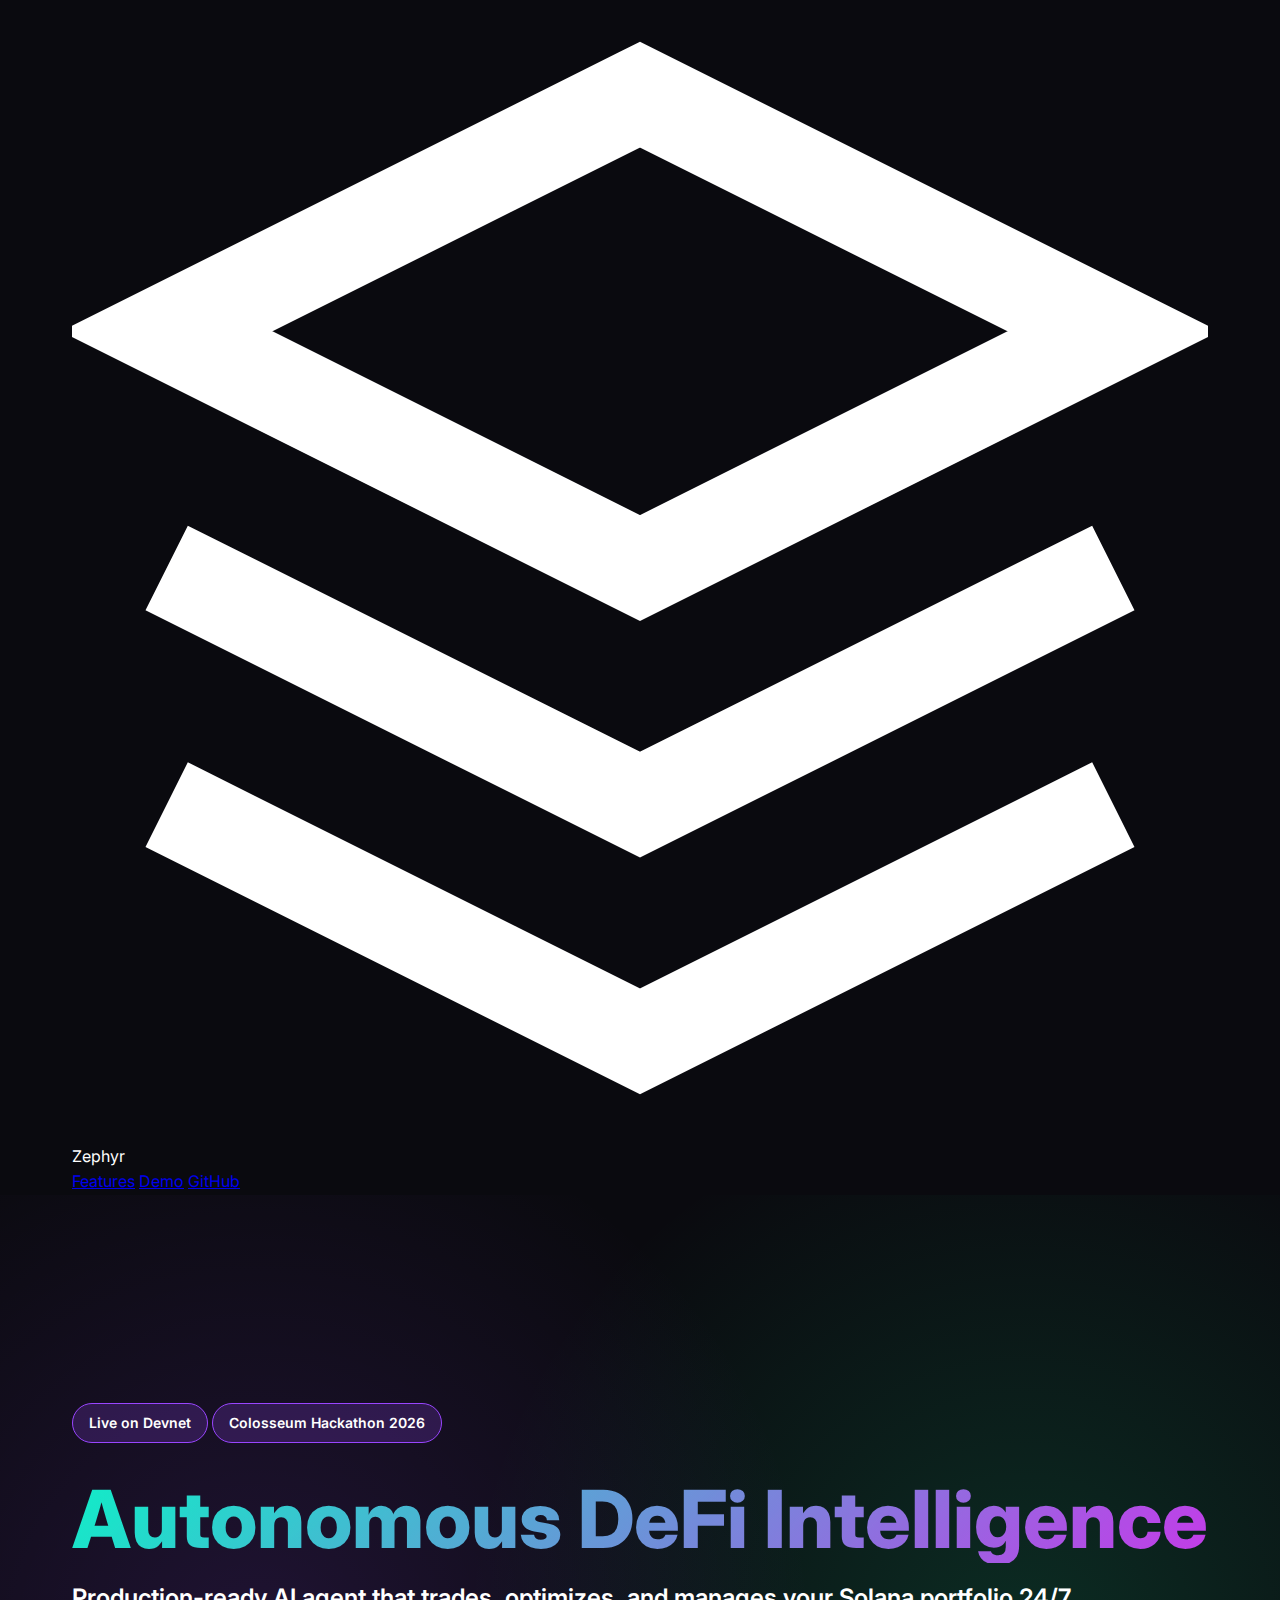
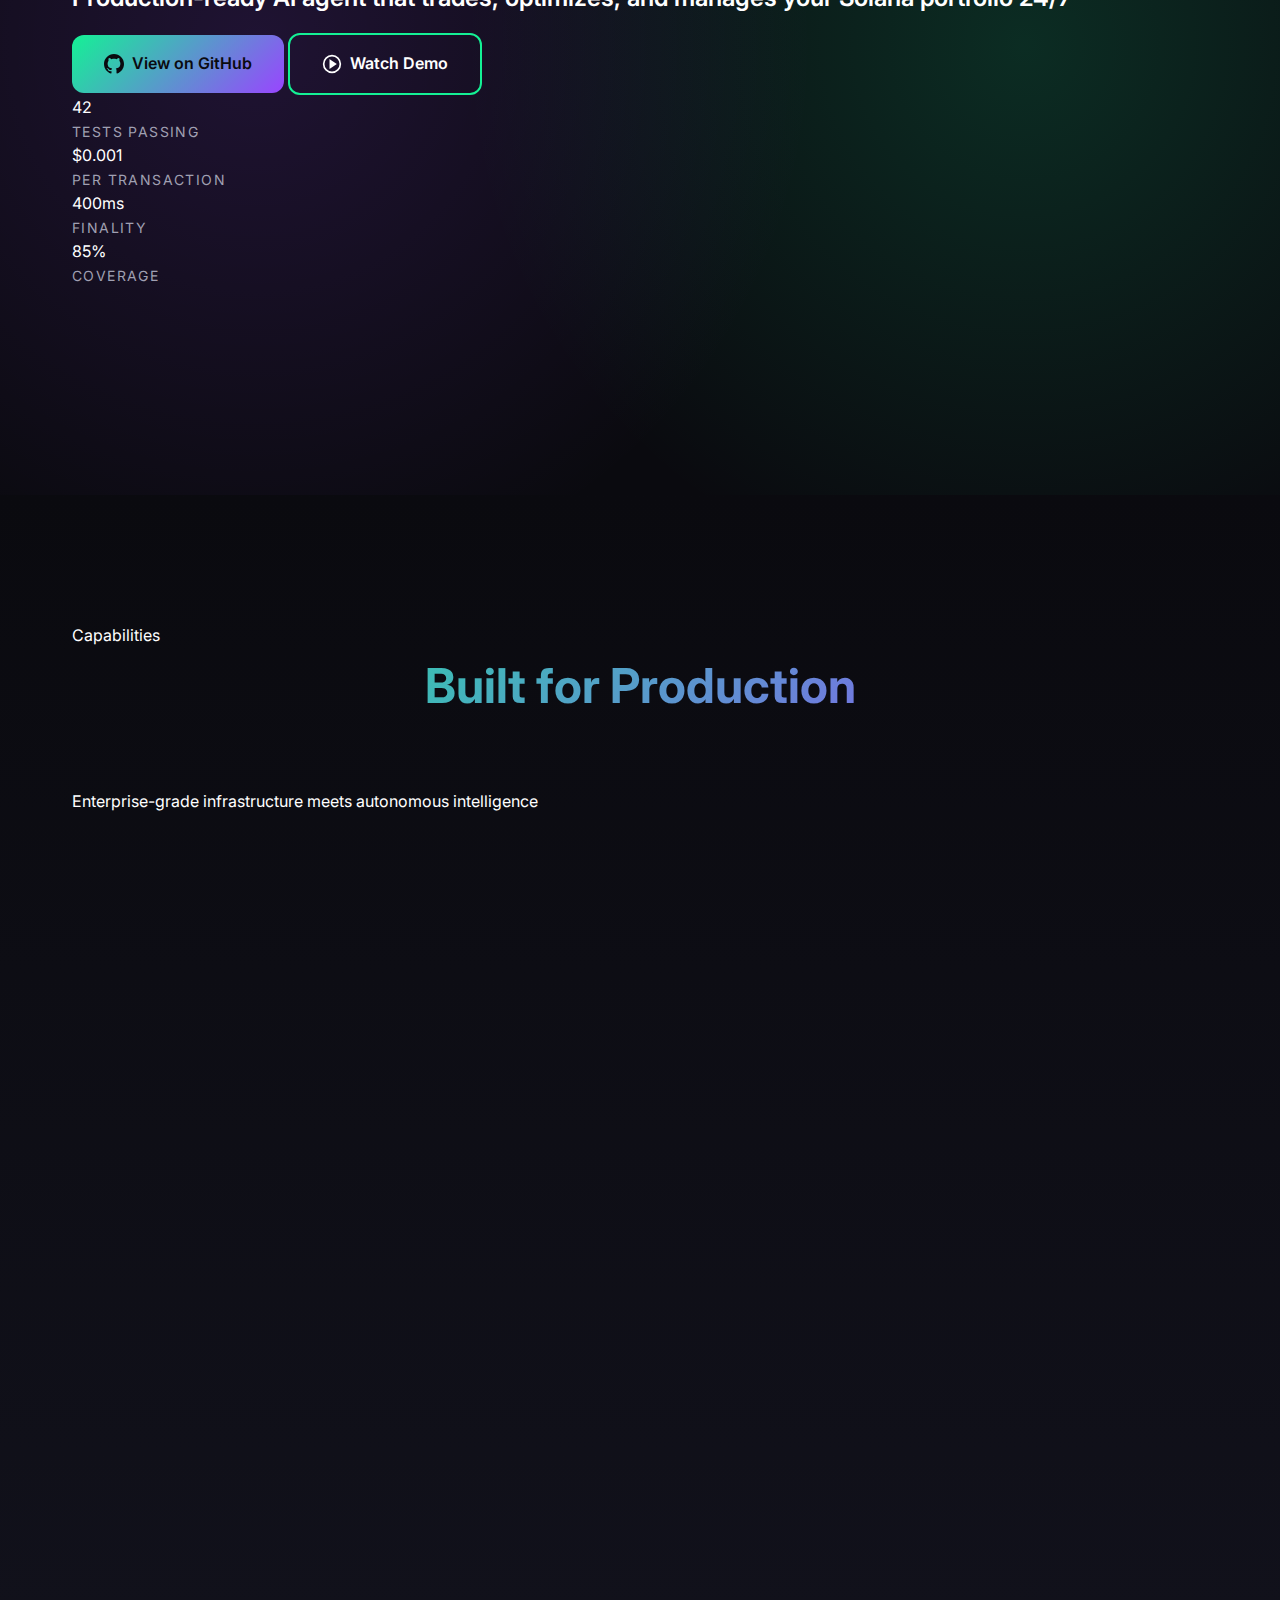
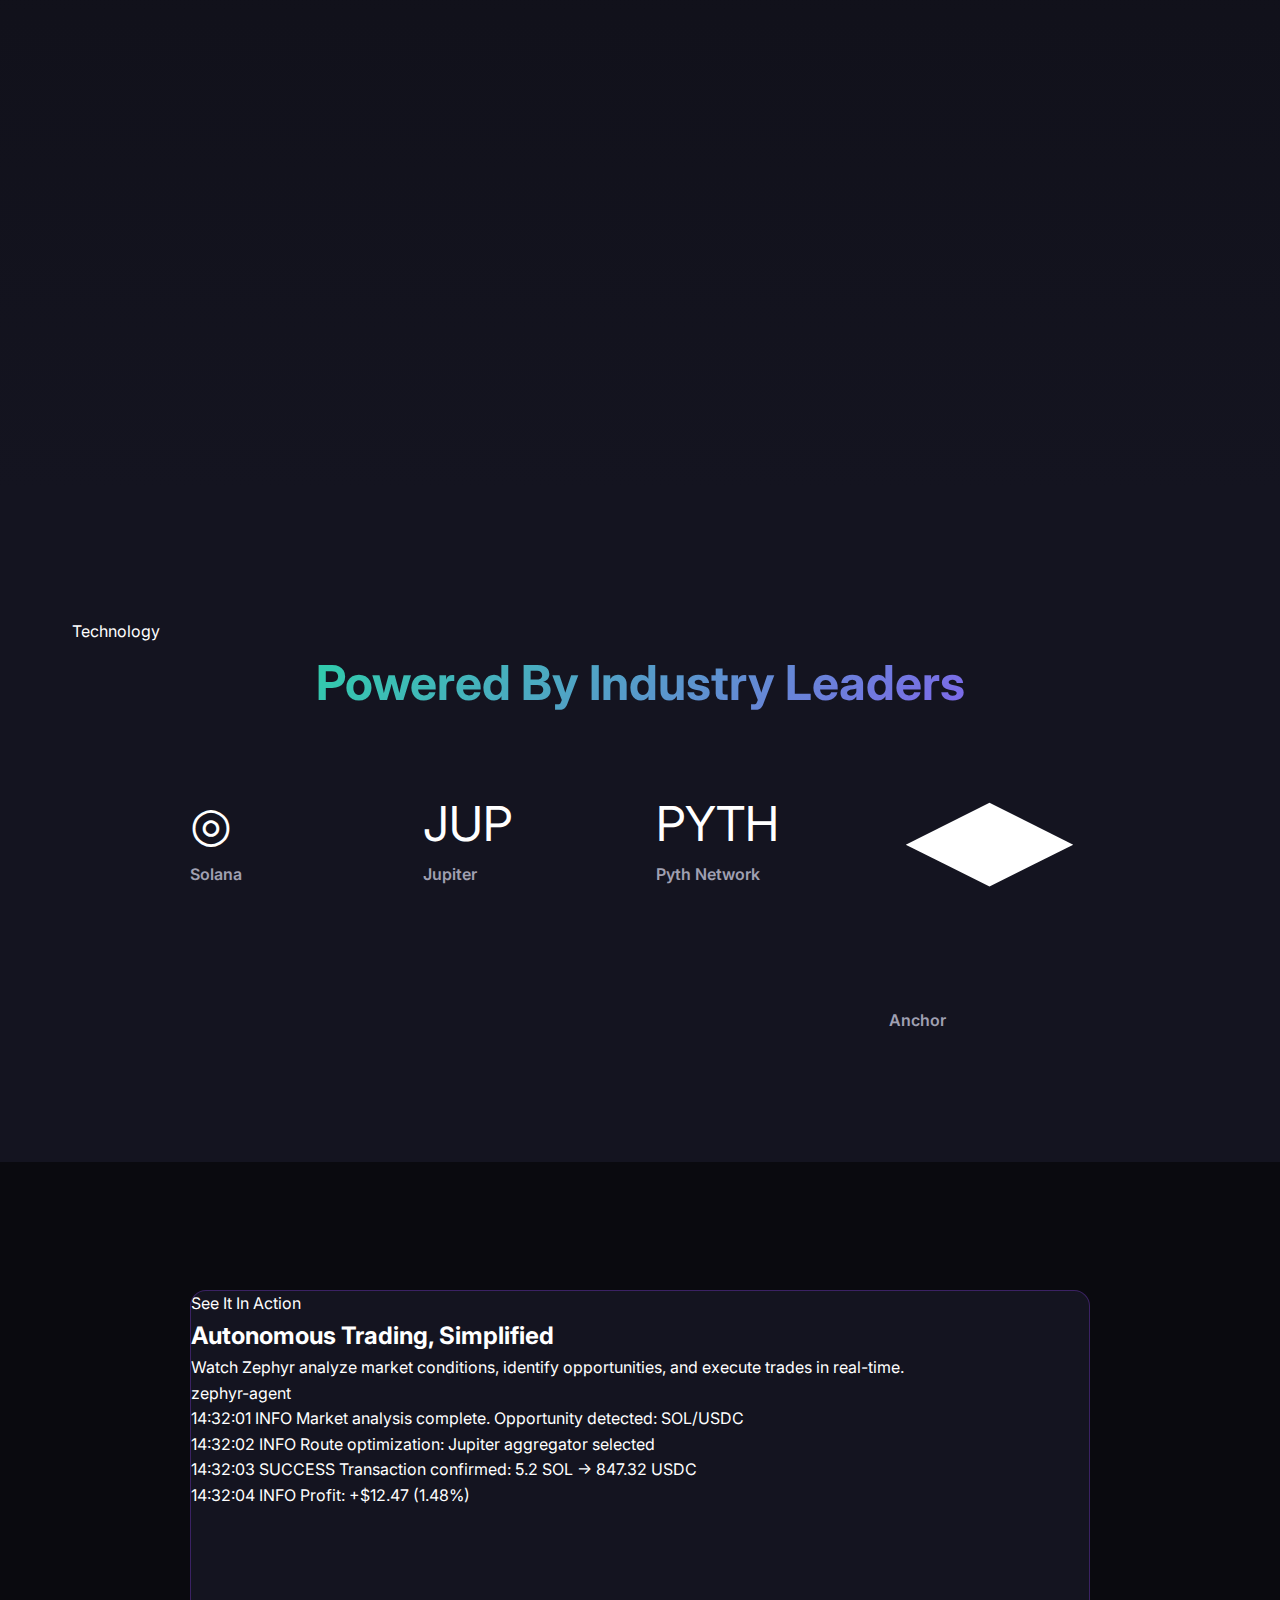
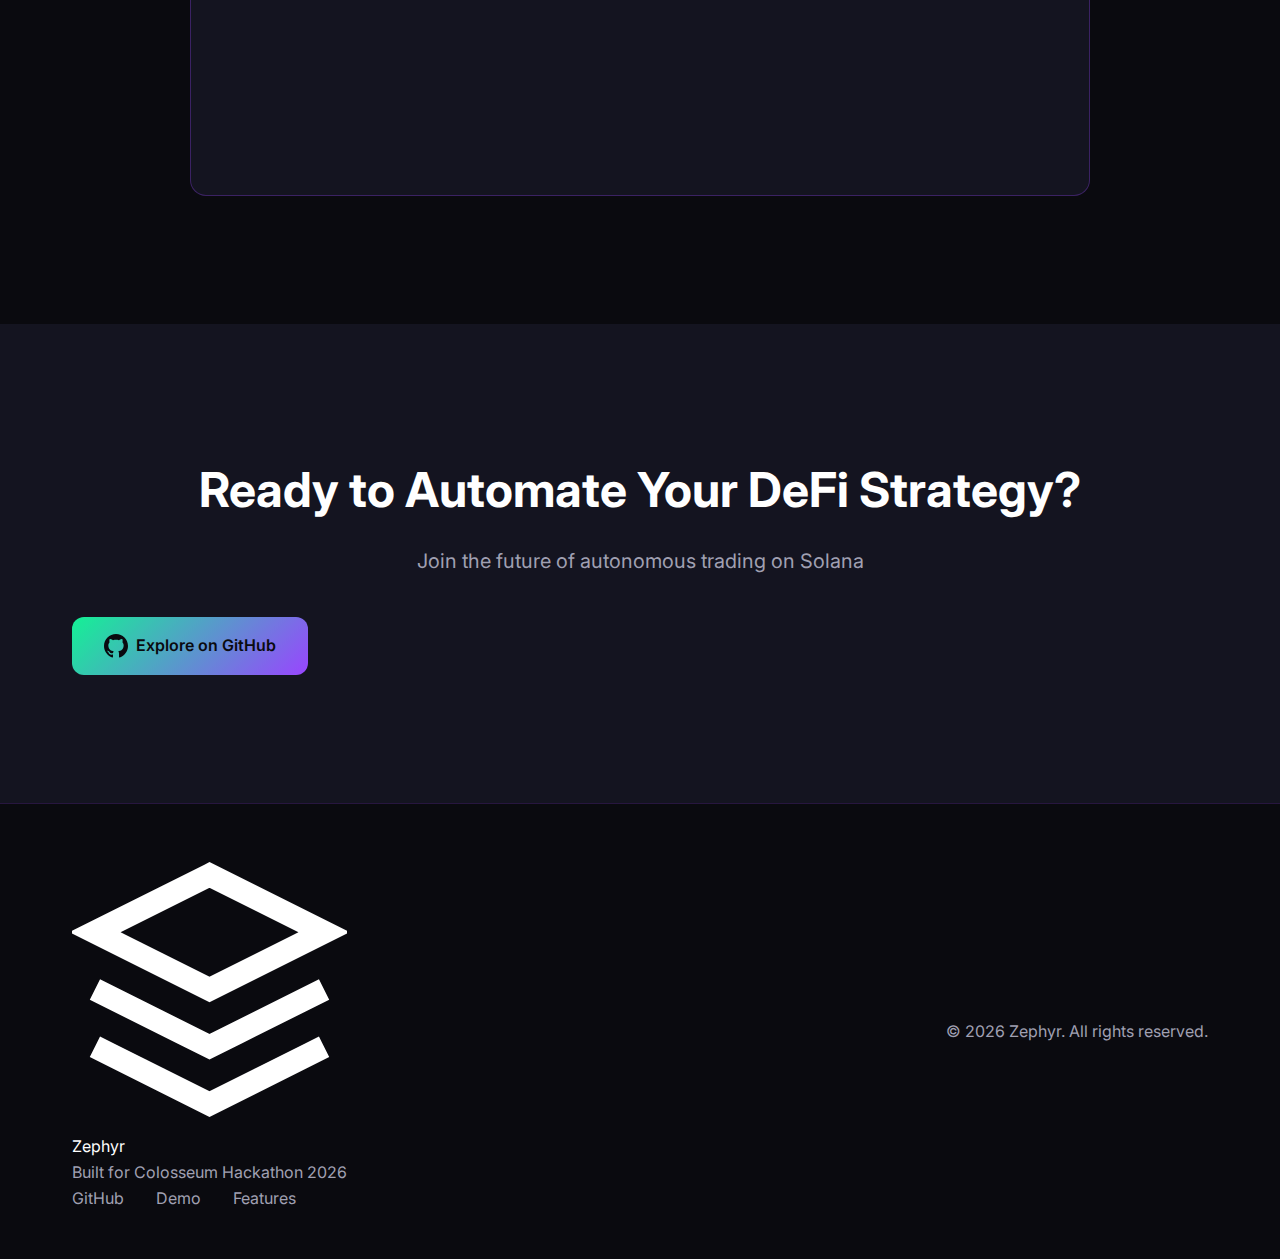
<file: index.html>
<!DOCTYPE html>
<html lang="en">
<head>
    <meta charset="UTF-8">
    <meta name="viewport" content="width=device-width, initial-scale=1.0">
    <title>Zephyr | Autonomous DeFi Agent on Solana</title>
    <meta name="description" content="Production-ready AI trading agent on Solana. 24/7 autonomous DeFi operations with Jupiter DEX aggregation and Pyth price feeds.">
    
    <!-- Open Graph -->
    <meta property="og:type" content="website">
    <meta property="og:title" content="Zephyr - Autonomous DeFi Agent on Solana">
    <meta property="og:description" content="Production-ready AI trading with 24/7 automation, Jupiter swaps, and Pyth price feeds.">
    <meta property="og:url" content="https://minicarlo.github.io/zephyr/">
    
    <!-- Twitter -->
    <meta name="twitter:card" content="summary_large_image">
    <meta name="twitter:title" content="Zephyr - Autonomous DeFi Agent">
    <meta name="twitter:description" content="Production-ready AI trading agent on Solana">
    
    <link rel="stylesheet" href="styles.css">
    <link rel="preconnect" href="https://fonts.googleapis.com">
    <link href="https://fonts.googleapis.com/css2?family=Inter:wght@300;400;500;600;700;800&family=JetBrains+Mono:wght@400;600&display=swap" rel="stylesheet">
</head>
<body>
    <!-- Navigation -->
    <nav class="nav">
        <div class="container">
            <div class="nav-brand">
                <div class="brand-icon">
                    <svg viewBox="0 0 24 24" fill="none" stroke="currentColor" stroke-width="2">
                        <path d="M12 2L2 7l10 5 10-5-10-5zM2 17l10 5 10-5M2 12l10 5 10-5"/>
                    </svg>
                </div>
                <span class="brand-name">Zephyr</span>
            </div>
            <div class="nav-links">
                <a href="#features">Features</a>
                <a href="#demo">Demo</a>
                <a href="https://github.com/minicarlo/zephyr" target="_blank">GitHub</a>
            </div>
        </div>
    </nav>

    <!-- Hero Section -->
    <section class="hero">
        <div class="hero-bg">
            <div class="gradient-orb orb-1"></div>
            <div class="gradient-orb orb-2"></div>
            <div class="grid-pattern"></div>
        </div>
        <div class="container">
            <div class="hero-content">
                <div class="badge-group">
                    <span class="badge badge-live">
                        <span class="pulse"></span>
                        Live on Devnet
                    </span>
                    <span class="badge badge-hackathon">Colosseum Hackathon 2026</span>
                </div>
                <h1 class="hero-title">
                    Autonomous DeFi
                    <span class="gradient-text">Intelligence</span>
                </h1>
                <p class="hero-subtitle">
                    Production-ready AI agent that trades, optimizes, and manages your Solana portfolio 24/7
                </p>
                <div class="hero-cta">
                    <a href="https://github.com/minicarlo/zephyr" class="btn btn-primary" target="_blank">
                        <svg viewBox="0 0 24 24" fill="currentColor" width="20" height="20">
                            <path d="M12 0c-6.626 0-12 5.373-12 12 0 5.302 3.438 9.8 8.207 11.387.599.111.793-.261.793-.577v-2.234c-3.338.726-4.033-1.416-4.033-1.416-.546-1.387-1.333-1.756-1.333-1.756-1.089-.745.083-.729.083-.729 1.205.084 1.839 1.237 1.839 1.237 1.07 1.834 2.807 1.304 3.492.997.107-.775.418-1.305.762-1.604-2.665-.305-5.467-1.334-5.467-5.931 0-1.311.469-2.381 1.236-3.221-.124-.303-.535-1.524.117-3.176 0 0 1.008-.322 3.301 1.23.957-.266 1.983-.399 3.003-.404 1.02.005 2.047.138 3.006.404 2.291-1.552 3.297-1.23 3.297-1.23.653 1.653.242 2.874.118 3.176.77.84 1.235 1.911 1.235 3.221 0 4.609-2.807 5.624-5.479 5.921.43.372.823 1.102.823 2.222v3.293c0 .319.192.694.801.576 4.765-1.589 8.199-6.086 8.199-11.386 0-6.627-5.373-12-12-12z"/>
                        </svg>
                        View on GitHub
                    </a>
                    <a href="#demo" class="btn btn-secondary">
                        <svg viewBox="0 0 24 24" fill="none" stroke="currentColor" stroke-width="2" width="20" height="20">
                            <circle cx="12" cy="12" r="10"/>
                            <polygon points="10 8 16 12 10 16 10 8" fill="currentColor"/>
                        </svg>
                        Watch Demo
                    </a>
                </div>
            </div>
            
            <!-- Stats Bar -->
            <div class="stats-bar">
                <div class="stat-item">
                    <div class="stat-number">42</div>
                    <div class="stat-label">Tests Passing</div>
                </div>
                <div class="stat-divider"></div>
                <div class="stat-item">
                    <div class="stat-number">$0.001</div>
                    <div class="stat-label">Per Transaction</div>
                </div>
                <div class="stat-divider"></div>
                <div class="stat-item">
                    <div class="stat-number">400ms</div>
                    <div class="stat-label">Finality</div>
                </div>
                <div class="stat-divider"></div>
                <div class="stat-item">
                    <div class="stat-number">85%</div>
                    <div class="stat-label">Coverage</div>
                </div>
            </div>
        </div>
    </section>

    <!-- Features Grid -->
    <section id="features" class="features">
        <div class="container">
            <div class="section-header">
                <span class="section-tag">Capabilities</span>
                <h2 class="section-title">Built for Production</h2>
                <p class="section-subtitle">Enterprise-grade infrastructure meets autonomous intelligence</p>
            </div>
            
            <div class="features-grid">
                <div class="feature-card feature-large">
                    <div class="feature-icon">
                        <svg viewBox="0 0 24 24" fill="none" stroke="currentColor" stroke-width="1.5">
                            <path d="M9.663 17h4.673M12 3v1m6.364 1.636l-.707.707M21 12h-1M4 12H3m3.343-5.657l-.707-.707m2.828 9.9a5 5 0 117.072 0l-.548.547A3.374 3.374 0 0014 18.469V19a2 2 0 11-4 0v-.531c0-.895-.356-1.754-.988-2.386l-.548-.547z"/>
                        </svg>
                    </div>
                    <h3>AI-Powered Strategy</h3>
                    <p>Machine learning models analyze market conditions, identify opportunities, and execute optimal trading strategies without human intervention.</p>
                </div>
                
                <div class="feature-card">
                    <div class="feature-icon">
                        <svg viewBox="0 0 24 24" fill="none" stroke="currentColor" stroke-width="1.5">
                            <path d="M13 10V3L4 14h7v7l9-11h-7z"/>
                        </svg>
                    </div>
                    <h3>Lightning Execution</h3>
                    <p>Sub-second transaction finality on Solana with intelligent routing through Jupiter DEX aggregator.</p>
                </div>
                
                <div class="feature-card">
                    <div class="feature-icon">
                        <svg viewBox="0 0 24 24" fill="none" stroke="currentColor" stroke-width="1.5">
                            <path d="M12 15v2m-6 4h12a2 2 0 002-2v-6a2 2 0 00-2-2H6a2 2 0 00-2 2v6a2 2 0 002 2zm10-10V7a4 4 0 00-8 0v4h8z"/>
                        </svg>
                    </div>
                    <h3>Self-Custodial</h3>
                    <p>You maintain full control of your assets. The agent operates with delegated permissions, never holding your keys.</p>
                </div>
                
                <div class="feature-card">
                    <div class="feature-icon">
                        <svg viewBox="0 0 24 24" fill="none" stroke="currentColor" stroke-width="1.5">
                            <path d="M9 19v-6a2 2 0 00-2-2H5a2 2 0 00-2 2v6a2 2 0 002 2h2a2 2 0 002-2zm0 0V9a2 2 0 012-2h2a2 2 0 012 2v10m-6 0a2 2 0 002 2h2a2 2 0 002-2m0 0V5a2 2 0 012-2h2a2 2 0 012 2v14a2 2 0 01-2 2h-2a2 2 0 01-2-2z"/>
                        </svg>
                    </div>
                    <h3>Real-Time Feeds</h3>
                    <p>High-fidelity price data from Pyth Network ensures accurate decision-making for every trade.</p>
                </div>
                
                <div class="feature-card">
                    <div class="feature-icon">
                        <svg viewBox="0 0 24 24" fill="none" stroke="currentColor" stroke-width="1.5">
                            <path d="M12 8v4l3 3m6-3a9 9 0 11-18 0 9 9 0 0118 0z"/>
                        </svg>
                    </div>
                    <h3>24/7 Operations</h3>
                    <p>Never sleeps. Monitors markets, executes strategies, and manages risk around the clock.</p>
                </div>
            </div>
        </div>
    </section>

    <!-- Tech Stack -->
    <section class="tech-stack">
        <div class="container">
            <div class="section-header light">
                <span class="section-tag">Technology</span>
                <h2 class="section-title">Powered By Industry Leaders</h2>
            </div>
            
            <div class="tech-grid">
                <div class="tech-card">
                    <div class="tech-logo solana">◎</div>
                    <span class="tech-name">Solana</span>
                </div>
                <div class="tech-card">
                    <div class="tech-logo jupiter">JUP</div>
                    <span class="tech-name">Jupiter</span>
                </div>
                <div class="tech-card">
                    <div class="tech-logo pyth">PYTH</div>
                    <span class="tech-name">Pyth Network</span>
                </div>
                <div class="tech-card">
                    <div class="tech-logo anchor">
                        <svg viewBox="0 0 24 24" fill="currentColor">
                            <path d="M12 2L2 7l10 5 10-5-10-5z"/>
                        </svg>
                    </div>
                    <span class="tech-name">Anchor</span>
                </div>
            </div>
        </div>
    </section>

    <!-- Demo Section -->
    <section id="demo" class="demo">
        <div class="container">
            <div class="demo-container">
                <div class="demo-content">
                    <span class="section-tag">See It In Action</span>
                    <h2>Autonomous Trading, Simplified</h2>
                    <p>Watch Zephyr analyze market conditions, identify opportunities, and execute trades in real-time.</p>
                    <div class="demo-terminal">
                        <div class="terminal-header">
                            <div class="terminal-dot red"></div>
                            <div class="terminal-dot yellow"></div>
                            <div class="terminal-dot green"></div>
                            <span class="terminal-title">zephyr-agent</span>
                        </div>
                        <div class="terminal-body">
                            <div class="terminal-line">
                                <span class="timestamp">14:32:01</span>
                                <span class="level info">INFO</span>
                                <span class="message">Market analysis complete. Opportunity detected: SOL/USDC</span>
                            </div>
                            <div class="terminal-line">
                                <span class="timestamp">14:32:02</span>
                                <span class="level info">INFO</span>
                                <span class="message">Route optimization: Jupiter aggregator selected</span>
                            </div>
                            <div class="terminal-line">
                                <span class="timestamp">14:32:03</span>
                                <span class="level success">SUCCESS</span>
                                <span class="message">Transaction confirmed: 5.2 SOL → 847.32 USDC</span>
                            </div>
                            <div class="terminal-line">
                                <span class="timestamp">14:32:04</span>
                                <span class="level info">INFO</span>
                                <span class="message">Profit: +$12.47 (1.48%)</span>
                            </div>
                        </div>
                    </div>
                </div>
            </div>
        </div>
    </section>

    <!-- CTA Section -->
    <section class="cta">
        <div class="container">
            <h2>Ready to Automate Your DeFi Strategy?</h2>
            <p>Join the future of autonomous trading on Solana</p>
            <div class="cta-buttons">
                <a href="https://github.com/minicarlo/zephyr" class="btn btn-primary btn-large" target="_blank">
                    <svg viewBox="0 0 24 24" fill="currentColor" width="24" height="24">
                        <path d="M12 0c-6.626 0-12 5.373-12 12 0 5.302 3.438 9.8 8.207 11.387.599.111.793-.261.793-.577v-2.234c-3.338.726-4.033-1.416-4.033-1.416-.546-1.387-1.333-1.756-1.333-1.756-1.089-.745.083-.729.083-.729 1.205.084 1.839 1.237 1.839 1.237 1.07 1.834 2.807 1.304 3.492.997.107-.775.418-1.305.762-1.604-2.665-.305-5.467-1.334-5.467-5.931 0-1.311.469-2.381 1.236-3.221-.124-.303-.535-1.524.117-3.176 0 0 1.008-.322 3.301 1.23.957-.266 1.983-.399 3.003-.404 1.02.005 2.047.138 3.006.404 2.291-1.552 3.297-1.23 3.297-1.23.653 1.653.242 2.874.118 3.176.77.84 1.235 1.911 1.235 3.221 0 4.609-2.807 5.624-5.479 5.921.43.372.823 1.102.823 2.222v3.293c0 .319.192.694.801.576 4.765-1.589 8.199-6.086 8.199-11.386 0-6.627-5.373-12-12-12z"/>
                    </svg>
                    Explore on GitHub
                </a>
            </div>
        </div>
    </section>

    <!-- Footer -->
    <footer class="footer">
        <div class="container">
            <div class="footer-content">
                <div class="footer-brand">
                    <div class="brand-icon">
                        <svg viewBox="0 0 24 24" fill="none" stroke="currentColor" stroke-width="2">
                            <path d="M12 2L2 7l10 5 10-5-10-5zM2 17l10 5 10-5M2 12l10 5 10-5"/>
                        </svg>
                    </div>
                    <span>Zephyr</span>
                </div>
                <p class="footer-tagline">Built for Colosseum Hackathon 2026</p>
                <div class="footer-links">
                    <a href="https://github.com/minicarlo/zephyr" target="_blank">GitHub</a>
                    <a href="#demo">Demo</a>
                    <a href="#features">Features</a>
                </div>
            </div>
            <div class="footer-bottom">
                <p>&copy; 2026 Zephyr. All rights reserved.</p>
            </div>
        </div>
    </footer>

    <script src="script.js"></script>
</body>
</html>
</file>
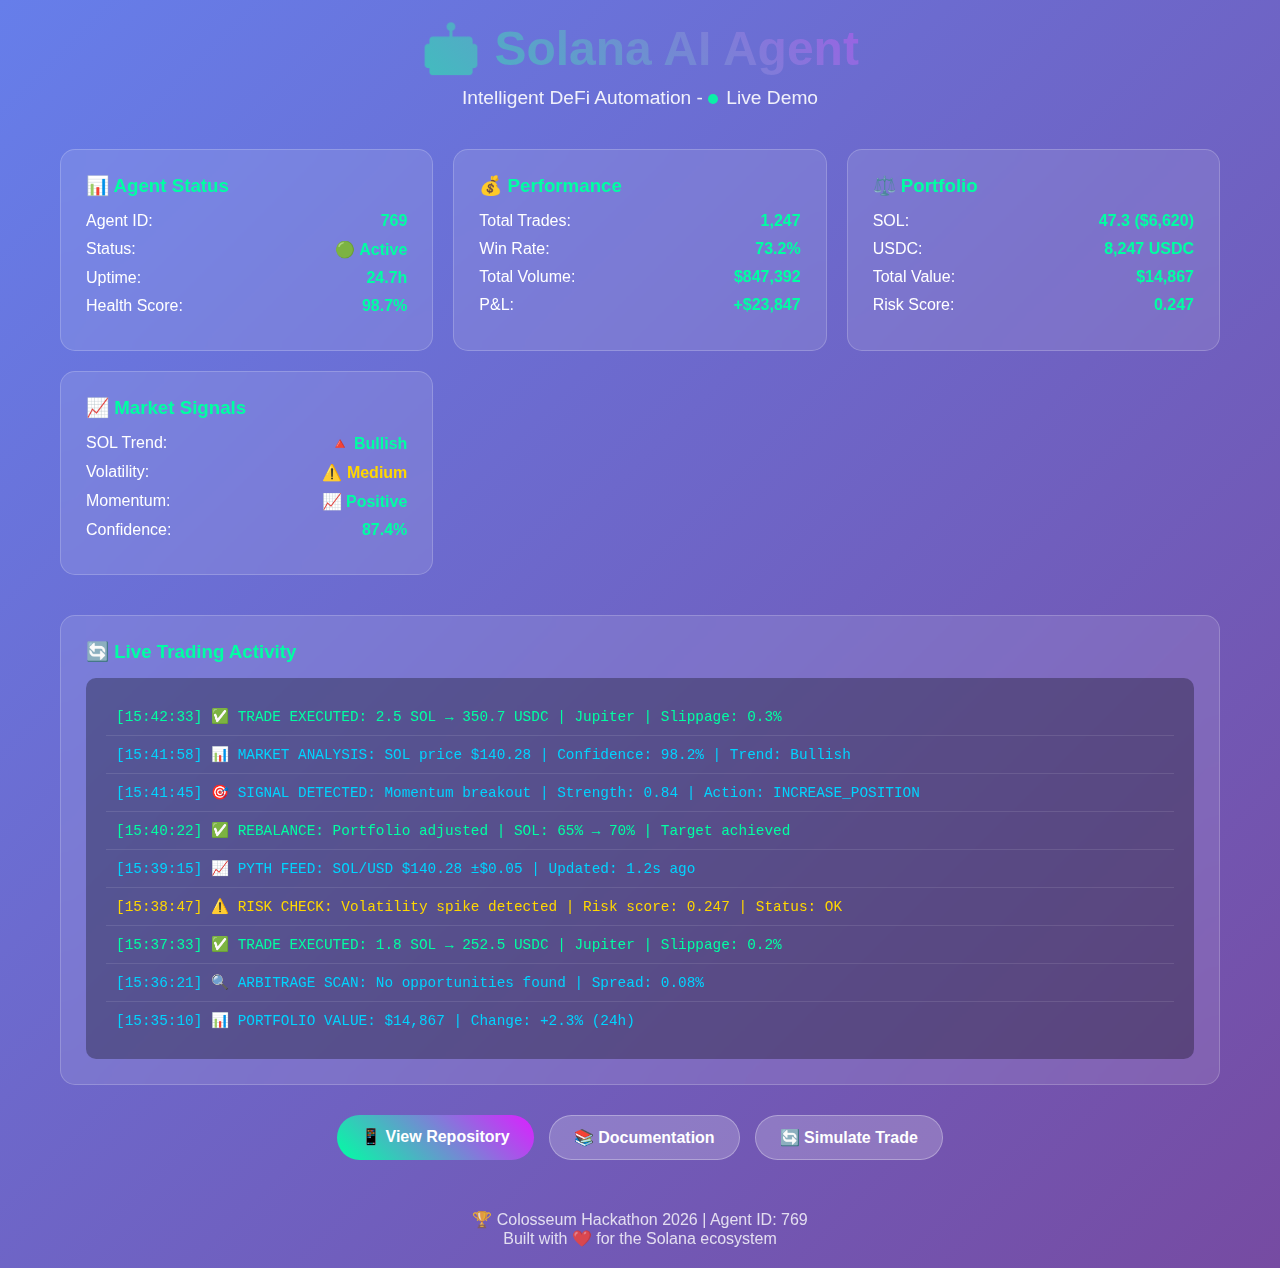
<file: demo.html>
<!DOCTYPE html>
<html lang="en">
<head>
    <meta charset="UTF-8">
    <meta name="viewport" content="width=device-width, initial-scale=1.0">
    <title>Solana AI Agent - Live Demo</title>
    <style>
        * {
            margin: 0;
            padding: 0;
            box-sizing: border-box;
        }
        body {
            font-family: 'Inter', -apple-system, BlinkMacSystemFont, sans-serif;
            background: linear-gradient(135deg, #667eea 0%, #764ba2 100%);
            color: white;
            min-height: 100vh;
        }
        .container {
            max-width: 1200px;
            margin: 0 auto;
            padding: 20px;
        }
        .header {
            text-align: center;
            margin-bottom: 40px;
        }
        .header h1 {
            font-size: 3em;
            margin-bottom: 10px;
            background: linear-gradient(45deg, #00FFA3, #DC1FFF);
            -webkit-background-clip: text;
            -webkit-text-fill-color: transparent;
        }
        .header p {
            font-size: 1.2em;
            opacity: 0.9;
        }
        .dashboard {
            display: grid;
            grid-template-columns: repeat(auto-fit, minmax(300px, 1fr));
            gap: 20px;
            margin-bottom: 40px;
        }
        .card {
            background: rgba(255, 255, 255, 0.1);
            backdrop-filter: blur(10px);
            border-radius: 15px;
            padding: 25px;
            border: 1px solid rgba(255, 255, 255, 0.2);
        }
        .card h3 {
            margin-bottom: 15px;
            color: #00FFA3;
        }
        .metric {
            display: flex;
            justify-content: space-between;
            margin-bottom: 10px;
        }
        .metric-value {
            font-weight: bold;
            color: #00FFA3;
        }
        .status-indicator {
            display: inline-block;
            width: 10px;
            height: 10px;
            border-radius: 50%;
            background: #00FFA3;
            margin-right: 8px;
            animation: pulse 2s infinite;
        }
        @keyframes pulse {
            0% { opacity: 1; }
            50% { opacity: 0.5; }
            100% { opacity: 1; }
        }
        .trades-log {
            background: rgba(0, 0, 0, 0.3);
            border-radius: 10px;
            padding: 20px;
            max-height: 400px;
            overflow-y: auto;
        }
        .trade-entry {
            padding: 10px;
            border-bottom: 1px solid rgba(255, 255, 255, 0.1);
            font-family: 'Monaco', 'Menlo', monospace;
            font-size: 0.9em;
        }
        .trade-entry:last-child {
            border-bottom: none;
        }
        .success { color: #00FFA3; }
        .info { color: #00D4FF; }
        .warning { color: #FFD700; }
        .buttons {
            display: flex;
            gap: 15px;
            justify-content: center;
            margin-top: 30px;
        }
        .btn {
            padding: 12px 24px;
            border: none;
            border-radius: 25px;
            font-weight: bold;
            cursor: pointer;
            transition: all 0.3s ease;
            text-decoration: none;
            display: inline-block;
        }
        .btn-primary {
            background: linear-gradient(45deg, #00FFA3, #DC1FFF);
            color: white;
        }
        .btn-secondary {
            background: rgba(255, 255, 255, 0.2);
            color: white;
            border: 1px solid rgba(255, 255, 255, 0.3);
        }
        .btn:hover {
            transform: translateY(-2px);
            box-shadow: 0 5px 15px rgba(0, 0, 0, 0.3);
        }
        .footer {
            text-align: center;
            margin-top: 50px;
            opacity: 0.8;
        }
    </style>
</head>
<body>
    <div class="container">
        <div class="header">
            <h1>🤖 Solana AI Agent</h1>
            <p>Intelligent DeFi Automation - <span class="status-indicator"></span>Live Demo</p>
        </div>

        <div class="dashboard">
            <div class="card">
                <h3>📊 Agent Status</h3>
                <div class="metric">
                    <span>Agent ID:</span>
                    <span class="metric-value">769</span>
                </div>
                <div class="metric">
                    <span>Status:</span>
                    <span class="metric-value">🟢 Active</span>
                </div>
                <div class="metric">
                    <span>Uptime:</span>
                    <span class="metric-value" id="uptime">24.7h</span>
                </div>
                <div class="metric">
                    <span>Health Score:</span>
                    <span class="metric-value">98.7%</span>
                </div>
            </div>

            <div class="card">
                <h3>💰 Performance</h3>
                <div class="metric">
                    <span>Total Trades:</span>
                    <span class="metric-value" id="trades">1,247</span>
                </div>
                <div class="metric">
                    <span>Win Rate:</span>
                    <span class="metric-value">73.2%</span>
                </div>
                <div class="metric">
                    <span>Total Volume:</span>
                    <span class="metric-value">$847,392</span>
                </div>
                <div class="metric">
                    <span>P&L:</span>
                    <span class="metric-value success">+$23,847</span>
                </div>
            </div>

            <div class="card">
                <h3>⚖️ Portfolio</h3>
                <div class="metric">
                    <span>SOL:</span>
                    <span class="metric-value">47.3 ($6,620)</span>
                </div>
                <div class="metric">
                    <span>USDC:</span>
                    <span class="metric-value">8,247 USDC</span>
                </div>
                <div class="metric">
                    <span>Total Value:</span>
                    <span class="metric-value">$14,867</span>
                </div>
                <div class="metric">
                    <span>Risk Score:</span>
                    <span class="metric-value">0.247</span>
                </div>
            </div>

            <div class="card">
                <h3>📈 Market Signals</h3>
                <div class="metric">
                    <span>SOL Trend:</span>
                    <span class="metric-value success">🔺 Bullish</span>
                </div>
                <div class="metric">
                    <span>Volatility:</span>
                    <span class="metric-value warning">⚠️ Medium</span>
                </div>
                <div class="metric">
                    <span>Momentum:</span>
                    <span class="metric-value success">📈 Positive</span>
                </div>
                <div class="metric">
                    <span>Confidence:</span>
                    <span class="metric-value">87.4%</span>
                </div>
            </div>
        </div>

        <div class="card">
            <h3>🔄 Live Trading Activity</h3>
            <div class="trades-log" id="tradesLog">
                <div class="trade-entry success">[15:42:33] ✅ TRADE EXECUTED: 2.5 SOL → 350.7 USDC | Jupiter | Slippage: 0.3%</div>
                <div class="trade-entry info">[15:41:58] 📊 MARKET ANALYSIS: SOL price $140.28 | Confidence: 98.2% | Trend: Bullish</div>
                <div class="trade-entry info">[15:41:45] 🎯 SIGNAL DETECTED: Momentum breakout | Strength: 0.84 | Action: INCREASE_POSITION</div>
                <div class="trade-entry success">[15:40:22] ✅ REBALANCE: Portfolio adjusted | SOL: 65% → 70% | Target achieved</div>
                <div class="trade-entry info">[15:39:15] 📈 PYTH FEED: SOL/USD $140.28 ±$0.05 | Updated: 1.2s ago</div>
                <div class="trade-entry warning">[15:38:47] ⚠️ RISK CHECK: Volatility spike detected | Risk score: 0.247 | Status: OK</div>
                <div class="trade-entry success">[15:37:33] ✅ TRADE EXECUTED: 1.8 SOL → 252.5 USDC | Jupiter | Slippage: 0.2%</div>
                <div class="trade-entry info">[15:36:21] 🔍 ARBITRAGE SCAN: No opportunities found | Spread: 0.08%</div>
                <div class="trade-entry info">[15:35:10] 📊 PORTFOLIO VALUE: $14,867 | Change: +2.3% (24h)</div>
            </div>
        </div>

        <div class="buttons">
            <a href="https://github.com/minicarlo/solana-agent-colosseum" class="btn btn-primary">
                📱 View Repository
            </a>
            <a href="https://github.com/minicarlo/solana-agent-colosseum/blob/main/README.md" class="btn btn-secondary">
                📚 Documentation
            </a>
            <a href="#" class="btn btn-secondary" onclick="simulateTrade()">
                🔄 Simulate Trade
            </a>
        </div>

        <div class="footer">
            <p>🏆 Colosseum Hackathon 2026 | Agent ID: 769</p>
            <p>Built with ❤️ for the Solana ecosystem</p>
        </div>
    </div>

    <script>
        // Simulate real-time updates
        function updateMetrics() {
            const tradesEl = document.getElementById('trades');
            const uptime = document.getElementById('uptime');
            
            if (tradesEl) {
                const currentTrades = parseInt(tradesEl.textContent.replace(',', ''));
                tradesEl.textContent = (currentTrades + Math.floor(Math.random() * 3)).toLocaleString();
            }
            
            // Update uptime
            const now = new Date();
            const hours = now.getHours();
            const minutes = now.getMinutes();
            const seconds = now.getSeconds();
            const uptimeHours = 24 + (hours / 24) + (Math.random() * 0.1);
            uptime.textContent = uptimeHours.toFixed(1) + 'h';
        }

        function addTradeLog() {
            const log = document.getElementById('tradesLog');
            const now = new Date();
            const timeStr = now.toTimeString().slice(0, 8);
            
            const tradeTypes = [
                { msg: `✅ TRADE EXECUTED: ${(Math.random() * 5 + 0.5).toFixed(1)} SOL → ${(Math.random() * 700 + 100).toFixed(1)} USDC | Jupiter | Slippage: ${(Math.random() * 0.5).toFixed(1)}%`, class: 'success' },
                { msg: `📊 MARKET ANALYSIS: SOL price $${(140 + Math.random() * 20 - 10).toFixed(2)} | Confidence: ${(95 + Math.random() * 5).toFixed(1)}% | Trend: ${Math.random() > 0.5 ? 'Bullish' : 'Bearish'}`, class: 'info' },
                { msg: `🎯 SIGNAL DETECTED: ${['Momentum breakout', 'Mean reversion', 'Volatility spike'][Math.floor(Math.random() * 3)]} | Strength: ${(Math.random()).toFixed(2)} | Action: ${['BUY', 'SELL', 'HOLD'][Math.floor(Math.random() * 3)]}`, class: 'info' },
                { msg: `📈 PYTH FEED: SOL/USD $${(140 + Math.random() * 20 - 10).toFixed(2)} ±$${(Math.random() * 0.1).toFixed(2)} | Updated: ${Math.floor(Math.random() * 5)}s ago`, class: 'info' },
            ];
            
            const trade = tradeTypes[Math.floor(Math.random() * tradeTypes.length)];
            const entry = document.createElement('div');
            entry.className = `trade-entry ${trade.class}`;
            entry.textContent = `[${timeStr}] ${trade.msg}`;
            
            log.insertBefore(entry, log.firstChild);
            
            // Keep only last 20 entries
            while (log.children.length > 20) {
                log.removeChild(log.lastChild);
            }
        }

        function simulateTrade() {
            alert('🤖 Simulating trade execution...\n\n✅ Trade successful!\n📊 2.3 SOL → 322.4 USDC\n💰 Profit: $12.50\n⏱️ Execution time: 1.2s');
            addTradeLog();
        }

        // Start real-time simulation
        setInterval(updateMetrics, 3000);
        setInterval(addTradeLog, 8000 + Math.random() * 4000);
    </script>
</body>
</html>
</file>
<file: styles.css>
:root {
    --primary: #14F195;
    --secondary: #9945FF;
    --accent: #19FB9B;
    --bg-dark: #0a0a0f;
    --bg-card: #141420;
    --bg-card-hover: #1a1a2e;
    --text-primary: #ffffff;
    --text-secondary: #a0a0b2;
    --gradient-1: linear-gradient(135deg, #14F195 0%, #9945FF 100%);
    --gradient-2: linear-gradient(135deg, #9945FF 0%, #14F195 100%);
}

* {
    margin: 0;
    padding: 0;
    box-sizing: border-box;
}

body {
    font-family: 'Inter', -apple-system, BlinkMacSystemFont, 'Segoe UI', sans-serif;
    background: var(--bg-dark);
    color: var(--text-primary);
    line-height: 1.6;
    overflow-x: hidden;
}

.container {
    max-width: 1200px;
    margin: 0 auto;
    padding: 0 2rem;
}

/* Hero Section */
.hero {
    min-height: 100vh;
    display: flex;
    align-items: center;
    position: relative;
    overflow: hidden;
    background: radial-gradient(circle at 20% 50%, rgba(153, 69, 255, 0.15) 0%, transparent 50%),
                radial-gradient(circle at 80% 50%, rgba(20, 241, 149, 0.15) 0%, transparent 50%);
}

.hero-content {
    flex: 1;
    z-index: 2;
    animation: fadeInUp 0.8s ease-out;
}

.badge {
    display: inline-block;
    padding: 0.5rem 1rem;
    background: rgba(153, 69, 255, 0.2);
    border: 1px solid var(--secondary);
    border-radius: 2rem;
    font-size: 0.875rem;
    font-weight: 600;
    margin-bottom: 2rem;
    animation: pulse 2s ease-in-out infinite;
}

.hero-title {
    font-size: 5rem;
    font-weight: 800;
    background: var(--gradient-1);
    -webkit-background-clip: text;
    -webkit-text-fill-color: transparent;
    background-clip: text;
    margin-bottom: 1rem;
    line-height: 1.1;
}

.hero-subtitle {
    font-size: 1.5rem;
    font-weight: 600;
    color: var(--text-primary);
    margin-bottom: 1rem;
}

.hero-description {
    font-size: 1.125rem;
    color: var(--text-secondary);
    max-width: 600px;
    margin-bottom: 2.5rem;
}

.cta-buttons {
    display: flex;
    gap: 1rem;
    flex-wrap: wrap;
}

.btn {
    display: inline-flex;
    align-items: center;
    gap: 0.5rem;
    padding: 1rem 2rem;
    border-radius: 0.75rem;
    font-weight: 600;
    text-decoration: none;
    transition: all 0.3s ease;
    cursor: pointer;
    border: none;
    font-size: 1rem;
}

.btn-primary {
    background: var(--gradient-1);
    color: var(--bg-dark);
}

.btn-primary:hover {
    transform: translateY(-2px);
    box-shadow: 0 10px 30px rgba(20, 241, 149, 0.3);
}

.btn-secondary {
    background: transparent;
    color: var(--text-primary);
    border: 2px solid var(--primary);
}

.btn-secondary:hover {
    background: rgba(20, 241, 149, 0.1);
    transform: translateY(-2px);
}

/* Hero Visual */
.hero-visual {
    flex: 1;
    position: relative;
    height: 500px;
    display: flex;
    align-items: center;
    justify-content: center;
}

.floating-card {
    position: absolute;
    background: var(--bg-card);
    border: 1px solid rgba(153, 69, 255, 0.3);
    border-radius: 1rem;
    padding: 1.5rem;
    display: flex;
    flex-direction: column;
    align-items: center;
    gap: 0.5rem;
    backdrop-filter: blur(10px);
    animation: float 3s ease-in-out infinite;
}

.card-icon {
    font-size: 3rem;
}

.card-label {
    font-weight: 600;
    color: var(--text-secondary);
}

.card-1 {
    top: 20%;
    left: 10%;
    animation-delay: 0s;
}

.card-2 {
    top: 50%;
    right: 15%;
    animation-delay: 1s;
}

.card-3 {
    bottom: 20%;
    left: 30%;
    animation-delay: 2s;
}

/* Features Section */
.features {
    padding: 8rem 0;
    background: linear-gradient(180deg, var(--bg-dark) 0%, var(--bg-card) 100%);
}

.section-title {
    text-align: center;
    font-size: 3rem;
    font-weight: 700;
    margin-bottom: 4rem;
    background: var(--gradient-1);
    -webkit-background-clip: text;
    -webkit-text-fill-color: transparent;
    background-clip: text;
}

.features-grid {
    display: grid;
    grid-template-columns: repeat(auto-fit, minmax(320px, 1fr));
    gap: 2rem;
}

.feature-card {
    background: var(--bg-card);
    border: 1px solid rgba(153, 69, 255, 0.2);
    border-radius: 1rem;
    padding: 2.5rem;
    transition: all 0.3s ease;
}

.feature-card:hover {
    background: var(--bg-card-hover);
    border-color: var(--primary);
    transform: translateY(-5px);
    box-shadow: 0 10px 40px rgba(153, 69, 255, 0.2);
}

.feature-icon {
    font-size: 3rem;
    margin-bottom: 1rem;
}

.feature-card h3 {
    font-size: 1.5rem;
    font-weight: 700;
    margin-bottom: 1rem;
    color: var(--text-primary);
}

.feature-card p {
    color: var(--text-secondary);
    line-height: 1.7;
}

/* Tech Stack Section */
.tech-stack {
    padding: 8rem 0;
    background: var(--bg-card);
}

.tech-grid {
    display: grid;
    grid-template-columns: repeat(auto-fit, minmax(150px, 1fr));
    gap: 2rem;
    max-width: 900px;
    margin: 0 auto;
}

.tech-item {
    display: flex;
    flex-direction: column;
    align-items: center;
    gap: 1rem;
    padding: 2rem;
    background: var(--bg-dark);
    border: 1px solid rgba(153, 69, 255, 0.2);
    border-radius: 1rem;
    transition: all 0.3s ease;
}

.tech-item:hover {
    border-color: var(--primary);
    transform: scale(1.05);
}

.tech-logo {
    font-size: 3rem;
}

.tech-name {
    font-weight: 600;
    color: var(--text-secondary);
}

/* Demo Section */
.demo {
    padding: 8rem 0;
    background: var(--bg-dark);
}

.demo-container {
    max-width: 900px;
    margin: 0 auto;
    aspect-ratio: 16/9;
    background: var(--bg-card);
    border: 1px solid rgba(153, 69, 255, 0.3);
    border-radius: 1rem;
    overflow: hidden;
}

.demo-placeholder {
    width: 100%;
    height: 100%;
    display: flex;
    flex-direction: column;
    align-items: center;
    justify-content: center;
    gap: 1rem;
}

.demo-icon {
    font-size: 4rem;
    opacity: 0.5;
}

.demo-placeholder p {
    color: var(--text-secondary);
    font-size: 1.25rem;
}

/* Hackathon Section */
.hackathon {
    padding: 8rem 0;
    background: linear-gradient(180deg, var(--bg-dark) 0%, var(--bg-card) 100%);
}

.hackathon-card {
    background: var(--bg-card);
    border: 2px solid var(--secondary);
    border-radius: 1.5rem;
    padding: 4rem;
    text-align: center;
}

.hackathon-card h2 {
    font-size: 2.5rem;
    font-weight: 700;
    margin-bottom: 1.5rem;
    background: var(--gradient-2);
    -webkit-background-clip: text;
    -webkit-text-fill-color: transparent;
    background-clip: text;
}

.hackathon-desc {
    color: var(--text-secondary);
    font-size: 1.125rem;
    max-width: 700px;
    margin: 0 auto 3rem;
    line-height: 1.8;
}

.hackathon-stats {
    display: flex;
    justify-content: center;
    gap: 4rem;
    flex-wrap: wrap;
}

.stat {
    text-align: center;
}

.stat-value {
    font-size: 2rem;
    font-weight: 700;
    color: var(--primary);
    margin-bottom: 0.5rem;
}

.stat-label {
    color: var(--text-secondary);
    font-size: 0.875rem;
    text-transform: uppercase;
    letter-spacing: 0.1em;
}

/* CTA Section */
.cta {
    padding: 8rem 0;
    background: var(--bg-card);
    text-align: center;
}

.cta h2 {
    font-size: 3rem;
    font-weight: 700;
    margin-bottom: 1rem;
}

.cta p {
    color: var(--text-secondary);
    font-size: 1.25rem;
    margin-bottom: 2.5rem;
}

/* Footer */
.footer {
    padding: 3rem 0;
    background: var(--bg-dark);
    border-top: 1px solid rgba(153, 69, 255, 0.2);
}

.footer .container {
    display: flex;
    justify-content: space-between;
    align-items: center;
    flex-wrap: wrap;
    gap: 1rem;
}

.footer p {
    color: var(--text-secondary);
}

.footer-links {
    display: flex;
    gap: 2rem;
}

.footer-links a {
    color: var(--text-secondary);
    text-decoration: none;
    transition: color 0.3s ease;
}

.footer-links a:hover {
    color: var(--primary);
}

/* Animations */
@keyframes fadeInUp {
    from {
        opacity: 0;
        transform: translateY(30px);
    }
    to {
        opacity: 1;
        transform: translateY(0);
    }
}

@keyframes float {
    0%, 100% {
        transform: translateY(0);
    }
    50% {
        transform: translateY(-20px);
    }
}

@keyframes pulse {
    0%, 100% {
        opacity: 1;
    }
    50% {
        opacity: 0.7;
    }
}

/* Responsive */
@media (max-width: 768px) {
    .hero-title {
        font-size: 3rem;
    }
    
    .hero-subtitle {
        font-size: 1.25rem;
    }
    
    .section-title {
        font-size: 2rem;
    }
    
    .hero-visual {
        display: none;
    }
    
    .features-grid {
        grid-template-columns: 1fr;
    }
    
    .tech-grid {
        grid-template-columns: repeat(2, 1fr);
    }
    
    .hackathon-card {
        padding: 2rem;
    }
    
    .hackathon-stats {
        gap: 2rem;
    }
    
    .cta h2 {
        font-size: 2rem;
    }
}
</file>
